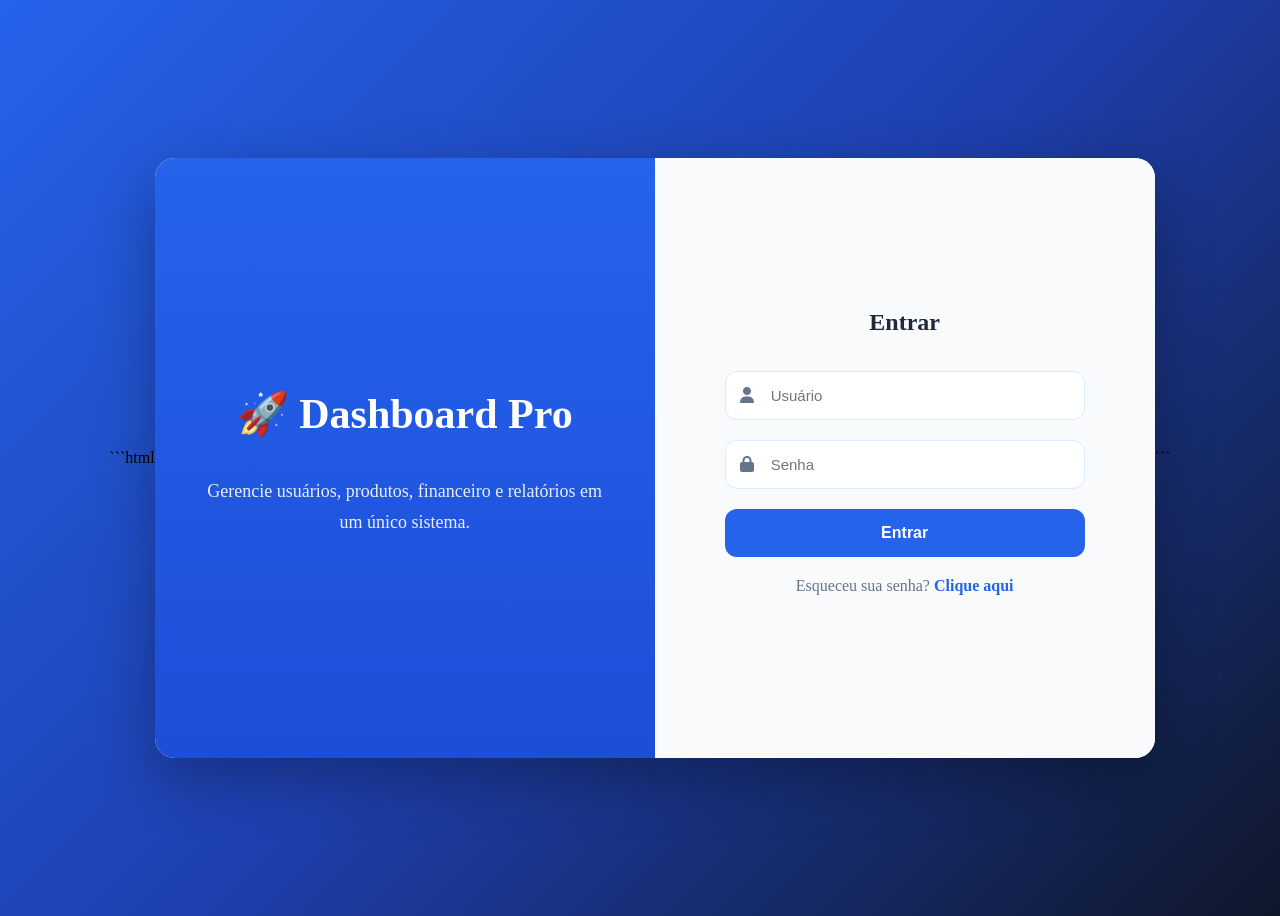
<file: login.html>
```html
<!DOCTYPE html>
<html lang="pt-BR">

<head>

<meta charset="UTF-8">
<meta name="viewport" content="width=device-width, initial-scale=1.0">

<title>Login</title>

<link rel="stylesheet" href="login.css">

<link href="https://fonts.googleapis.com/css2?family=Poppins:wght@300;400;500;600;700&display=swap" rel="stylesheet">

<link rel="stylesheet" href="https://cdnjs.cloudflare.com/ajax/libs/font-awesome/6.6.0/css/all.min.css">

</head>

<body>

<div class="container">

<div class="left">

<h1>🚀 Dashboard Pro</h1>

<p>
Gerencie usuários, produtos, financeiro e relatórios em um único sistema.
</p>

</div>

<div class="right">

<form class="login-box">

<h2>Entrar</h2>

<div class="input-group">

<i class="fa-solid fa-user"></i>

<input
type="text"
placeholder="Usuário"
required>

</div>

<div class="input-group">

<i class="fa-solid fa-lock"></i>

<input
type="password"
placeholder="Senha"
required>

</div>

<button type="submit">

Entrar

</button>

<p>

Esqueceu sua senha?

<a href="#">Clique aqui</a>

</p>

</form>

</div>

</div>

<script src="login.js"></script>

</body>

</html>
```
</file>
<file: login.css>
```css
/* ==========================
   RESET
========================== */

*{
    margin:0;
    padding:0;
    box-sizing:border-box;
    font-family:'Poppins',sans-serif;
}

body{
    height:100vh;
    display:flex;
    justify-content:center;
    align-items:center;
    background:linear-gradient(135deg,#2563eb,#1e40af,#0f172a);
    overflow:hidden;
}

/* ==========================
   CONTAINER
========================== */

.container{
    width:1000px;
    height:600px;
    background:white;
    border-radius:20px;
    overflow:hidden;
    display:grid;
    grid-template-columns:1fr 1fr;
    box-shadow:0 20px 60px rgba(0,0,0,.3);
}

/* ==========================
   LADO ESQUERDO
========================== */

.left{
    background:linear-gradient(180deg,#2563eb,#1d4ed8);
    color:white;
    display:flex;
    flex-direction:column;
    justify-content:center;
    align-items:center;
    padding:50px;
    text-align:center;
}

.left h1{
    font-size:42px;
    margin-bottom:20px;
}

.left p{
    font-size:18px;
    line-height:1.7;
    opacity:.9;
}

/* ==========================
   LADO DIREITO
========================== */

.right{
    display:flex;
    justify-content:center;
    align-items:center;
    background:#f8fafc;
}

.login-box{
    width:360px;
}

.login-box h2{
    text-align:center;
    margin-bottom:35px;
    color:#1e293b;
}

/* ==========================
   INPUTS
========================== */

.input-group{
    position:relative;
    margin-bottom:20px;
}

.input-group i{
    position:absolute;
    left:15px;
    top:50%;
    transform:translateY(-50%);
    color:#64748b;
}

.input-group input{
    width:100%;
    padding:15px 15px 15px 45px;
    border:1px solid #dbeafe;
    border-radius:12px;
    outline:none;
    transition:.3s;
    font-size:15px;
}

.input-group input:focus{
    border-color:#2563eb;
    box-shadow:0 0 10px rgba(37,99,235,.2);
}

/* ==========================
   BOTÃO
========================== */

button{
    width:100%;
    padding:15px;
    border:none;
    border-radius:12px;
    background:#2563eb;
    color:white;
    font-size:16px;
    font-weight:600;
    cursor:pointer;
    transition:.3s;
}

button:hover{
    background:#1d4ed8;
    transform:translateY(-2px);
}

.login-box p{
    text-align:center;
    margin-top:20px;
    color:#64748b;
}

.login-box a{
    color:#2563eb;
    text-decoration:none;
    font-weight:600;
}

/* ==========================
   RESPONSIVO
========================== */

@media(max-width:900px){

.container{
    width:95%;
    grid-template-columns:1fr;
    height:auto;
}

.left{
    display:none;
}

.right{
    padding:40px 20px;
}

.login-box{
    width:100%;
    max-width:350px;
}

}
```
</file>
